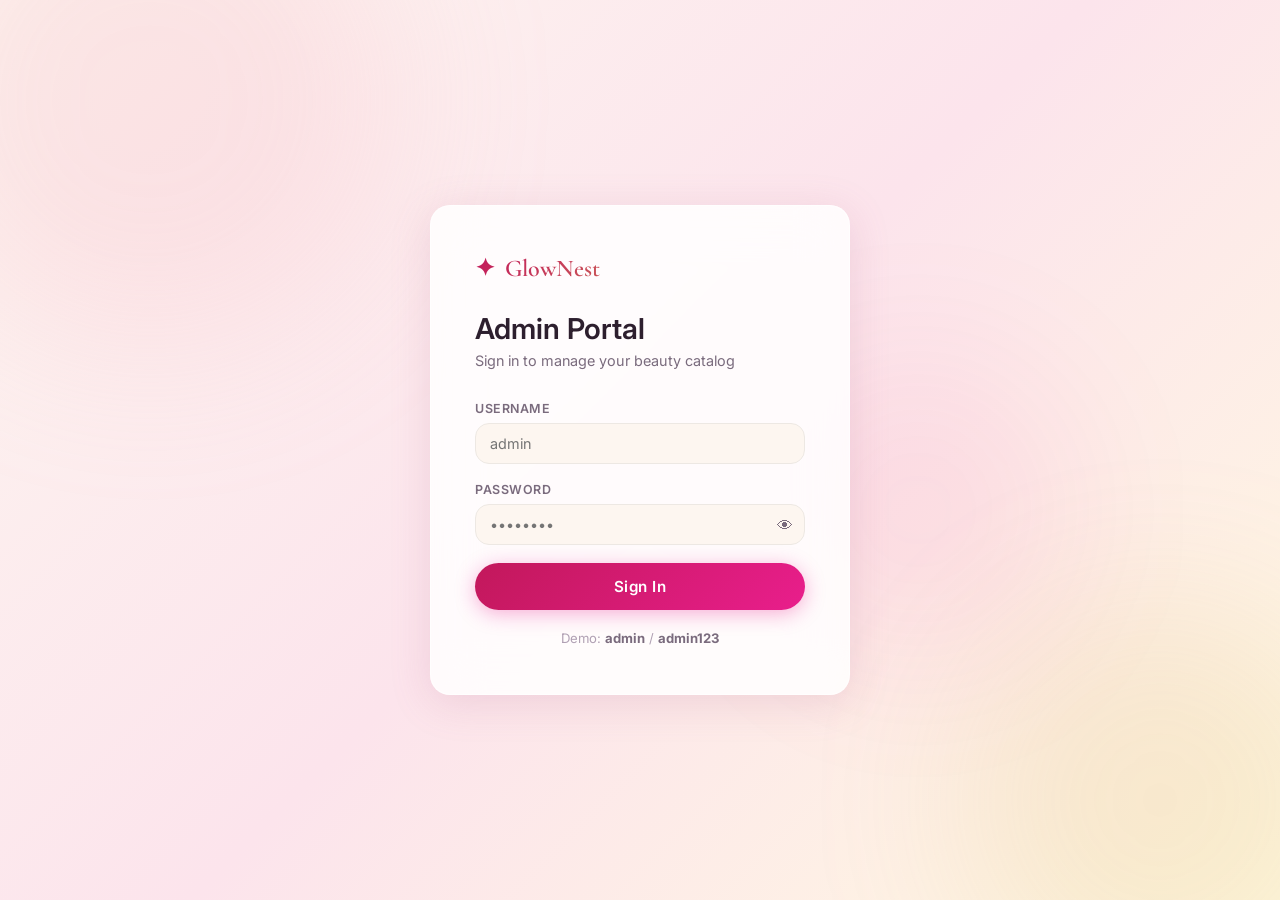
<file: admin.html>
<!DOCTYPE html>
<html lang="en">
<head>
  <meta charset="UTF-8" />
  <meta name="viewport" content="width=device-width, initial-scale=1.0" />
  <title>GlowNest Admin Panel</title>
  <link href="https://fonts.googleapis.com/css2?family=Cormorant+Garamond:ital,wght@0,300;0,400;0,600;1,300&family=Inter:wght@300;400;500;600;700&display=swap" rel="stylesheet" />
  <link rel="stylesheet" href="admin.css" />

</head>
<body>

  <!-- Login Screen -->
  <div id="login-screen" class="login-screen">
    <div class="login-card">
      <div class="login-logo">
        <span class="logo-icon">✦</span>
        <span>GlowNest</span>
      </div>
      <h2>Admin Portal</h2>
      <p class="login-sub">Sign in to manage your beauty catalog</p>
      <form id="login-form">
        <div class="field-group">
          <label>Username</label>
          <input type="text" id="login-user" placeholder="admin" autocomplete="username" />
        </div>
        <div class="field-group">
          <label>Password</label>
          <div class="pw-wrap">
            <input type="password" id="login-pass" placeholder="••••••••" autocomplete="current-password" />
            <button type="button" id="toggle-pw" class="toggle-pw">👁</button>
          </div>
        </div>
        <div id="login-error" class="login-error hidden">Incorrect credentials. Try admin / admin123</div>
        <button type="submit" class="btn-login">Sign In</button>
      </form>
      <p class="login-hint">Demo: <strong>admin</strong> / <strong>admin123</strong></p>
    </div>
    <div class="login-bg">
      <div class="login-orb orb-a"></div>
      <div class="login-orb orb-b"></div>
      <div class="login-orb orb-c"></div>
    </div>
  </div>

  <!-- Admin Dashboard -->
  <div id="admin-app" class="admin-app hidden">

    <!-- Mobile sidebar toggle -->
    <button class="sidebar-toggle-btn" id="sidebar-toggle" style="display:none">☰</button>
    <div id="sidebar-overlay" style="display:none;position:fixed;inset:0;background:rgba(0,0,0,0.4);z-index:399;backdrop-filter:blur(2px)"></div>

    <!-- Sidebar -->
    <aside class="sidebar" id="admin-sidebar">
      <div class="sidebar-logo">
        <span class="logo-icon">✦</span>
        <span>GlowNest</span>
      </div>
      <nav class="sidebar-nav">
        <a href="#" class="nav-item active" data-view="dashboard">
          <span class="nav-icon">◈</span> Dashboard
        </a>
        <a href="#" class="nav-item" data-view="products">
          <span class="nav-icon">◉</span> Products
        </a>
        <a href="#" class="nav-item" data-view="add-product">
          <span class="nav-icon">⊕</span> Add Product
        </a>
        <a href="#" class="nav-item" data-view="orders">
          <span class="nav-icon">◎</span> Orders
        </a>
        <a href="#" class="nav-item" data-view="analytics">
          <span class="nav-icon">◇</span> Analytics
        </a>
      </nav>
      <div class="sidebar-footer">
        <a href="../index.html" target="_blank" class="view-site-btn">↗ View Site</a>
        <button id="logout-btn" class="logout-btn">Sign Out</button>
      </div>
    </aside>

    <!-- Main Content -->
    <main class="admin-main">

      <!-- Top Bar -->
      <header class="admin-topbar">
        <div class="topbar-left">
          <h1 id="view-title">Dashboard</h1>
        </div>
        <div class="topbar-right">
          <div class="admin-badge">
            <span class="admin-avatar">A</span>
            <span>Admin</span>
          </div>
        </div>
      </header>

      <!-- DASHBOARD VIEW -->
      <div id="view-dashboard" class="view active">
        <div class="stats-grid">
          <div class="stat-card pink">
            <div class="stat-icon">◉</div>
            <div class="stat-info">
              <span class="stat-label">Total Products</span>
              <span class="stat-value" id="stat-products">0</span>
            </div>
          </div>
          <div class="stat-card gold">
            <div class="stat-icon">◎</div>
            <div class="stat-info">
              <span class="stat-label">Categories</span>
              <span class="stat-value">3</span>
            </div>
          </div>
          <div class="stat-card rose">
            <div class="stat-icon">◈</div>
            <div class="stat-info">
              <span class="stat-label">Avg. Price</span>
              <span class="stat-value" id="stat-avg-price">$0</span>
            </div>
          </div>
          <div class="stat-card green">
            <div class="stat-icon">◇</div>
            <div class="stat-info">
              <span class="stat-label">Avg. Rating</span>
              <span class="stat-value" id="stat-avg-rating">0</span>
            </div>
          </div>
        </div>

        <div class="dashboard-grid">
          <div class="dash-card">
            <h3>Recent Products</h3>
            <div id="recent-products-list" class="recent-list"></div>
          </div>
          <div class="dash-card">
            <h3>Category Breakdown</h3>
            <div id="category-chart" class="category-chart"></div>
          </div>
        </div>
      </div>

      <!-- PRODUCTS VIEW -->
      <div id="view-products" class="view">
        <div class="view-toolbar">
          <input type="text" id="search-products" class="search-input" placeholder="Search products..." />
          <select id="filter-cat" class="filter-select">
            <option value="all">All Categories</option>
            <option value="Skincare">Skincare</option>
            <option value="Makeup">Makeup</option>
            <option value="Haircare">Haircare</option>
          </select>
          <button class="btn-add" onclick="switchView('add-product')">+ Add Product</button>
        </div>
        <div class="products-table-wrap">
          <table class="products-table">
            <thead>
              <tr>
                <th>Image</th>
                <th>Name</th>
                <th>Category</th>
                <th>Price</th>
                <th>Rating</th>
                <th>Stock</th>
                <th>Status</th>
                <th>Actions</th>
              </tr>
            </thead>
            <tbody id="products-tbody"></tbody>
          </table>
        </div>
      </div>

      <!-- ADD / EDIT PRODUCT VIEW -->
      <div id="view-add-product" class="view">
        <div class="form-layout">

          <!-- Left: Form -->
          <div class="form-panel">
            <div class="form-section-title">
              <span id="form-mode-label">New Product</span>
              <button id="reset-form-btn" class="btn-ghost-sm">✕ Clear</button>
            </div>

            <form id="product-form" novalidate>
              <input type="hidden" id="edit-id" value="" />

              <div class="form-row two-col">
                <div class="field-group">
                  <label>Product Name <span class="req">*</span></label>
                  <input type="text" id="f-name" placeholder="e.g. Rose Glow Serum" required />
                  <span class="field-error" id="err-name"></span>
                </div>
                <div class="field-group">
                  <label>Category <span class="req">*</span></label>
                  <select id="f-category" required>
                    <option value="">Select category</option>
                    <option value="Skincare">Skincare</option>
                    <option value="Makeup">Makeup</option>
                    <option value="Haircare">Haircare</option>
                  </select>
                  <span class="field-error" id="err-category"></span>
                </div>
              </div>

              <div class="form-row two-col">
                <div class="field-group">
                  <label>Price ($) <span class="req">*</span></label>
                  <input type="number" id="f-price" placeholder="0.00" min="0" step="0.01" required />
                  <span class="field-error" id="err-price"></span>
                </div>
                <div class="field-group">
                  <label>Compare Price ($)</label>
                  <input type="number" id="f-compare-price" placeholder="Original price" min="0" step="0.01" />
                </div>
              </div>

              <div class="form-row two-col">
                <div class="field-group">
                  <label>Stock Quantity <span class="req">*</span></label>
                  <input type="number" id="f-stock" placeholder="0" min="0" required />
                  <span class="field-error" id="err-stock"></span>
                </div>
                <div class="field-group">
                  <label>Rating (0–5)</label>
                  <input type="number" id="f-rating" placeholder="4.5" min="0" max="5" step="0.1" />
                </div>
              </div>

              <div class="field-group">
                <label>Emoji Icon</label>
                <div class="emoji-picker">
                  <input type="text" id="f-emoji" placeholder="🌹" maxlength="4" class="emoji-input" />
                  <div class="emoji-presets">
                    <span class="emoji-opt" data-emoji="🌹">🌹</span>
                    <span class="emoji-opt" data-emoji="💄">💄</span>
                    <span class="emoji-opt" data-emoji="✨">✨</span>
                    <span class="emoji-opt" data-emoji="☁️">☁️</span>
                    <span class="emoji-opt" data-emoji="🌸">🌸</span>
                    <span class="emoji-opt" data-emoji="🌿">🌿</span>
                    <span class="emoji-opt" data-emoji="💧">💧</span>
                    <span class="emoji-opt" data-emoji="🪞">🪞</span>
                    <span class="emoji-opt" data-emoji="🧴">🧴</span>
                    <span class="emoji-opt" data-emoji="🫧">🫧</span>
                    <span class="emoji-opt" data-emoji="🌺">🌺</span>
                    <span class="emoji-opt" data-emoji="💎">💎</span>
                  </div>
                </div>
              </div>

              <div class="field-group">
                <label>Description <span class="req">*</span></label>
                <textarea id="f-desc" rows="4" placeholder="Describe the product, key ingredients, benefits..." required></textarea>
                <span class="field-error" id="err-desc"></span>
                <span class="char-count"><span id="desc-count">0</span>/500</span>
              </div>

              <div class="field-group">
                <label>Tags <span class="hint">(comma separated)</span></label>
                <input type="text" id="f-tags" placeholder="Brightening, Anti-aging, Hydrating" />
                <div id="tags-preview" class="tags-preview"></div>
              </div>

              <div class="field-group">
                <label>Key Ingredients</label>
                <input type="text" id="f-ingredients" placeholder="Rose Extract, Vitamin C, Hyaluronic Acid" />
              </div>

              <div class="form-row two-col">
                <div class="field-group">
                  <label>Skin Type</label>
                  <select id="f-skin-type">
                    <option value="">All Skin Types</option>
                    <option value="Dry">Dry</option>
                    <option value="Oily">Oily</option>
                    <option value="Combination">Combination</option>
                    <option value="Sensitive">Sensitive</option>
                    <option value="Normal">Normal</option>
                  </select>
                </div>
                <div class="field-group">
                  <label>Size / Volume</label>
                  <input type="text" id="f-size" placeholder="e.g. 30ml, 50g" />
                </div>
              </div>

              <div class="field-group">
                <label>Status</label>
                <div class="toggle-row">
                  <label class="toggle-switch">
                    <input type="checkbox" id="f-active" checked />
                    <span class="toggle-slider"></span>
                  </label>
                  <span id="status-label">Active (visible on site)</span>
                </div>
              </div>

              <div class="field-group">
                <label>Badges</label>
                <div class="checkbox-row">
                  <label class="check-label"><input type="checkbox" id="f-badge-new" /> New Arrival</label>
                  <label class="check-label"><input type="checkbox" id="f-badge-best" /> Bestseller</label>
                  <label class="check-label"><input type="checkbox" id="f-badge-sale" /> On Sale</label>
                  <label class="check-label"><input type="checkbox" id="f-badge-vegan" /> Vegan</label>
                </div>
              </div>

              <div class="form-actions">
                <button type="button" class="btn-ghost-sm" onclick="switchView('products')">Cancel</button>
                <button type="submit" class="btn-save" id="save-btn">
                  <span id="save-btn-text">Save Product</span>
                </button>
              </div>
            </form>
          </div>

          <!-- Right: Image Upload + Preview -->
          <div class="preview-panel">
            <div class="form-section-title">Product Image</div>

            <div class="image-upload-zone" id="upload-zone">
              <input type="file" id="f-image" accept="image/*" class="file-input" />
              <div class="upload-placeholder" id="upload-placeholder">
                <div class="upload-icon">📷</div>
                <p>Drag & drop or <span class="upload-link">browse</span></p>
                <p class="upload-hint">PNG, JPG, WEBP up to 5MB</p>
              </div>
              <img id="image-preview" class="image-preview hidden" alt="Product preview" />
              <button id="remove-image-btn" class="remove-image hidden">✕ Remove</button>
            </div>

            <div class="image-url-row">
              <span>or paste URL</span>
              <input type="text" id="f-image-url" placeholder="https://..." class="url-input" />
            </div>

            <!-- Live Card Preview -->
            <div class="form-section-title" style="margin-top:28px;">Live Preview</div>
            <div class="card-preview-wrap">
              <div class="preview-card" id="preview-card">
                <div class="preview-card-img" id="preview-img-area">
                  <span id="preview-emoji">🌹</span>
                  <img id="preview-img" class="hidden" alt="" />
                </div>
                <div class="preview-card-body">
                  <div class="preview-category" id="preview-cat">Category</div>
                  <div class="preview-name" id="preview-name">Product Name</div>
                  <div class="preview-price" id="preview-price">$0.00</div>
                  <div class="preview-badges" id="preview-badges"></div>
                </div>
              </div>
            </div>

            <!-- Color Picker -->
            <div class="form-section-title" style="margin-top:24px;">Card Background Color</div>
            <div class="color-swatches">
              <div class="swatch active" data-color="#fce4ec" style="background:#fce4ec;" title="Rose"></div>
              <div class="swatch" data-color="#fff8e1" style="background:#fff8e1;" title="Gold"></div>
              <div class="swatch" data-color="#e8f5e9" style="background:#e8f5e9;" title="Mint"></div>
              <div class="swatch" data-color="#e3f2fd" style="background:#e3f2fd;" title="Sky"></div>
              <div class="swatch" data-color="#fff3e0" style="background:#fff3e0;" title="Peach"></div>
              <div class="swatch" data-color="#f3e5f5" style="background:#f3e5f5;" title="Lavender"></div>
              <input type="color" id="custom-color" class="custom-color" value="#fce4ec" title="Custom color" />
            </div>
          </div>
        </div>
      </div>

      <!-- ORDERS VIEW -->
      <div id="view-orders" class="view">
        <div class="empty-state">
          <div class="empty-icon">◎</div>
          <h3>No Orders Yet</h3>
          <p>Orders placed on the storefront will appear here.</p>
        </div>
      </div>

      <!-- ANALYTICS VIEW -->
      <div id="view-analytics" class="view">
        <div class="analytics-grid">
          <div class="analytics-card">
            <h3>Products by Category</h3>
            <div id="analytics-cat-bars" class="bar-chart"></div>
          </div>
          <div class="analytics-card">
            <h3>Price Distribution</h3>
            <div id="analytics-price-bars" class="bar-chart"></div>
          </div>
          <div class="analytics-card wide">
            <h3>Top Rated Products</h3>
            <div id="analytics-top-rated" class="top-rated-list"></div>
          </div>
        </div>
      </div>

    </main>
  </div>

  <!-- Delete Confirm Modal -->
  <div id="delete-modal" class="modal-overlay hidden">
    <div class="modal-box">
      <div class="modal-icon">⚠</div>
      <h3>Delete Product?</h3>
      <p>This will permanently remove the product from your catalog. This action cannot be undone.</p>
      <div class="modal-actions">
        <button id="cancel-delete" class="btn-ghost-sm">Cancel</button>
        <button id="confirm-delete" class="btn-danger">Delete</button>
      </div>
    </div>
  </div>

  <!-- Toast -->
  <div id="admin-toast" class="admin-toast"></div>

  <script src="admin.js"></script>
</body>
</html>
</file>
<file: admin.css>
/* ===== GLOWNEST ADMIN PANEL ===== */
*, *::before, *::after { box-sizing: border-box; margin: 0; padding: 0; }
:root {
  --pink: #f48fb1;
  --pink-deep: #c2185b;
  --pink-light: #fce4ec;
  --gold: #d4a853;
  --gold-light: #fff8e1;
  --green: #66bb6a;
  --green-light: #e8f5e9;
  --bg: #f8f4f0;
  --surface: #ffffff;
  --surface2: #fdf6f0;
  --border: #ede8e3;
  --text: #2d1f2e;
  --text-2: #7a6b7d;
  --text-3: #b0a0b3;
  --sidebar-w: 240px;
  --radius: 14px;
  --radius-lg: 20px;
  --shadow: 0 2px 16px rgba(180,100,140,0.1);
  --shadow-lg: 0 8px 40px rgba(180,100,140,0.18);
  --transition: 0.25s cubic-bezier(0.4,0,0.2,1);
}
html, body { height: 100%; font-family: 'Inter', sans-serif; background: var(--bg); color: var(--text); }
a { text-decoration: none; color: inherit; }
button { cursor: pointer; border: none; background: none; font-family: inherit; }
input, select, textarea { font-family: inherit; }

/* ===== LOGIN ===== */
.login-screen {
  position: fixed; inset: 0; display: flex;
  align-items: center; justify-content: center;
  background: linear-gradient(135deg, #fdf6f0 0%, #fce4ec 50%, #fff8e1 100%);
  z-index: 1000;
}
.login-bg { position: absolute; inset: 0; overflow: hidden; pointer-events: none; }
.login-orb {
  position: absolute; border-radius: 50%;
  filter: blur(80px); opacity: 0.5;
  animation: orbFloat 8s ease-in-out infinite;
}
.orb-a { width: 500px; height: 500px; background: rgba(244,167,185,0.4); top: -150px; left: -100px; }
.orb-b { width: 400px; height: 400px; background: rgba(212,168,83,0.3); bottom: -100px; right: -80px; animation-delay: -3s; }
.orb-c { width: 300px; height: 300px; background: rgba(233,30,140,0.15); top: 40%; left: 60%; animation-delay: -5s; }
@keyframes orbFloat {
  0%,100% { transform: translateY(0) scale(1); }
  50% { transform: translateY(-30px) scale(1.05); }
}
.login-card {
  position: relative; z-index: 1;
  background: rgba(255,255,255,0.85);
  backdrop-filter: blur(24px);
  border: 1px solid rgba(255,255,255,0.6);
  border-radius: var(--radius-lg);
  padding: 48px 44px;
  width: 420px;
  box-shadow: var(--shadow-lg);
}
.login-logo {
  display: flex; align-items: center; gap: 10px;
  font-family: 'Cormorant Garamond', serif;
  font-size: 1.5rem; font-weight: 600;
  margin-bottom: 28px;
  background: linear-gradient(135deg, #c2185b, #d4a853);
  -webkit-background-clip: text; -webkit-text-fill-color: transparent;
  background-clip: text;
}
.logo-icon { font-style: normal; }
.login-card h2 { font-size: 1.8rem; font-weight: 600; margin-bottom: 6px; }
.login-sub { color: var(--text-2); font-size: 0.9rem; margin-bottom: 32px; }
.field-group { margin-bottom: 20px; }
.field-group label {
  display: block; font-size: 0.8rem; font-weight: 600;
  letter-spacing: 0.5px; color: var(--text-2); margin-bottom: 8px;
  text-transform: uppercase;
}
.field-group input, .field-group select, .field-group textarea {
  width: 100%; padding: 12px 16px;
  background: rgba(255,255,255,0.8);
  border: 1.5px solid var(--border);
  border-radius: var(--radius); font-size: 0.95rem;
  color: var(--text); outline: none;
  transition: border-color var(--transition), box-shadow var(--transition);
}
.field-group input:focus, .field-group select:focus, .field-group textarea:focus {
  border-color: var(--pink);
  box-shadow: 0 0 0 3px rgba(244,167,185,0.2);
}
.pw-wrap { position: relative; }
.pw-wrap input { padding-right: 44px; }
.toggle-pw {
  position: absolute; right: 12px; top: 50%;
  transform: translateY(-50%); font-size: 1rem;
  color: var(--text-2); transition: color 0.2s;
}
.toggle-pw:hover { color: var(--pink-deep); }
.login-error {
  background: rgba(229,57,53,0.08); border: 1px solid rgba(229,57,53,0.3);
  color: #c62828; border-radius: 10px; padding: 10px 14px;
  font-size: 0.85rem; margin-bottom: 16px;
}
.btn-login {
  width: 100%; padding: 14px;
  background: linear-gradient(135deg, #c2185b, #e91e8c);
  color: white; border-radius: 50px; font-size: 0.95rem;
  font-weight: 600; letter-spacing: 0.5px;
  box-shadow: 0 4px 20px rgba(233,30,140,0.35);
  transition: all 0.3s;
}
.btn-login:hover { transform: translateY(-2px); box-shadow: 0 8px 28px rgba(233,30,140,0.45); }
.login-hint { text-align: center; margin-top: 20px; font-size: 0.82rem; color: var(--text-3); }
.login-hint strong { color: var(--text-2); }
.hidden { display: none !important; }

/* ===== ADMIN LAYOUT ===== */
.admin-app {
  display: flex; height: 100vh; overflow: hidden;
}
.sidebar {
  width: var(--sidebar-w); flex-shrink: 0;
  background: var(--surface);
  border-right: 1px solid var(--border);
  display: flex; flex-direction: column;
  padding: 0;
  box-shadow: 2px 0 12px rgba(180,100,140,0.06);
}
.sidebar-logo {
  display: flex; align-items: center; gap: 10px;
  font-family: 'Cormorant Garamond', serif;
  font-size: 1.4rem; font-weight: 600;
  padding: 28px 24px 24px;
  border-bottom: 1px solid var(--border);
  background: linear-gradient(135deg, #c2185b, #d4a853);
  -webkit-background-clip: text; -webkit-text-fill-color: transparent;
  background-clip: text;
}
.sidebar-nav {
  flex: 1; padding: 16px 12px; display: flex; flex-direction: column; gap: 4px;
}
.nav-item {
  display: flex; align-items: center; gap: 12px;
  padding: 11px 14px; border-radius: var(--radius);
  font-size: 0.88rem; font-weight: 500; color: var(--text-2);
  transition: all var(--transition);
}
.nav-item:hover { background: var(--pink-light); color: var(--pink-deep); }
.nav-item.active {
  background: linear-gradient(135deg, rgba(194,24,91,0.1), rgba(212,168,83,0.08));
  color: var(--pink-deep); font-weight: 600;
  border: 1px solid rgba(194,24,91,0.15);
}
.nav-icon { font-size: 1rem; width: 20px; text-align: center; }
.sidebar-footer {
  padding: 16px 12px; border-top: 1px solid var(--border);
  display: flex; flex-direction: column; gap: 8px;
}
.view-site-btn {
  display: block; text-align: center; padding: 9px;
  border: 1px solid var(--border); border-radius: var(--radius);
  font-size: 0.82rem; color: var(--text-2);
  transition: all 0.2s;
}
.view-site-btn:hover { border-color: var(--pink); color: var(--pink-deep); }
.logout-btn {
  padding: 9px; border-radius: var(--radius);
  font-size: 0.82rem; color: var(--text-3);
  transition: all 0.2s; text-align: center;
}
.logout-btn:hover { background: rgba(229,57,53,0.08); color: #c62828; }

/* ===== MAIN AREA ===== */
.admin-main {
  flex: 1; overflow-y: auto; display: flex; flex-direction: column;
  background: var(--bg);
}
.admin-topbar {
  display: flex; align-items: center; justify-content: space-between;
  padding: 20px 32px; background: var(--surface);
  border-bottom: 1px solid var(--border);
  position: sticky; top: 0; z-index: 100;
}
.admin-topbar h1 { font-size: 1.4rem; font-weight: 600; }
.admin-badge {
  display: flex; align-items: center; gap: 10px;
  font-size: 0.85rem; font-weight: 500; color: var(--text-2);
}
.admin-avatar {
  width: 34px; height: 34px; border-radius: 50%;
  background: linear-gradient(135deg, #c2185b, #e91e8c);
  color: white; display: flex; align-items: center; justify-content: center;
  font-weight: 700; font-size: 0.85rem;
}

/* ===== VIEWS ===== */
.view { display: none; padding: 28px 32px; flex: 1; }
.view.active { display: block; animation: fadeIn 0.3s ease; }
@keyframes fadeIn { from { opacity: 0; transform: translateY(8px); } to { opacity: 1; transform: translateY(0); } }

/* ===== DASHBOARD ===== */
.stats-grid {
  display: grid; grid-template-columns: repeat(4, 1fr); gap: 20px; margin-bottom: 28px;
}
.stat-card {
  background: var(--surface); border-radius: var(--radius-lg);
  padding: 24px; display: flex; align-items: center; gap: 18px;
  border: 1px solid var(--border);
  box-shadow: var(--shadow); transition: transform 0.2s;
}
.stat-card:hover { transform: translateY(-3px); }
.stat-card.pink  { border-left: 4px solid var(--pink-deep); }
.stat-card.gold  { border-left: 4px solid var(--gold); }
.stat-card.rose  { border-left: 4px solid #e91e8c; }
.stat-card.green { border-left: 4px solid var(--green); }
.stat-icon { font-size: 1.8rem; opacity: 0.7; }
.stat-info { display: flex; flex-direction: column; gap: 4px; }
.stat-label { font-size: 0.75rem; font-weight: 600; text-transform: uppercase; letter-spacing: 0.5px; color: var(--text-2); }
.stat-value { font-size: 1.8rem; font-weight: 700; color: var(--text); line-height: 1; }
.dashboard-grid {
  display: grid; grid-template-columns: 1fr 1fr; gap: 20px;
}
.dash-card {
  background: var(--surface); border-radius: var(--radius-lg);
  padding: 24px; border: 1px solid var(--border); box-shadow: var(--shadow);
}
.dash-card h3 { font-size: 1rem; font-weight: 600; margin-bottom: 18px; color: var(--text); }
.recent-list { display: flex; flex-direction: column; gap: 12px; }
.recent-item {
  display: flex; align-items: center; gap: 14px;
  padding: 10px; border-radius: var(--radius);
  background: var(--surface2); transition: background 0.2s;
}
.recent-item:hover { background: var(--pink-light); }
.recent-emoji { font-size: 1.8rem; }
.recent-info { flex: 1; }
.recent-name { font-weight: 600; font-size: 0.9rem; }
.recent-cat { font-size: 0.78rem; color: var(--text-2); }
.recent-price { font-weight: 700; color: var(--pink-deep); font-size: 0.95rem; }
.category-chart { display: flex; flex-direction: column; gap: 14px; }
.cat-bar-row { display: flex; flex-direction: column; gap: 6px; }
.cat-bar-label { display: flex; justify-content: space-between; font-size: 0.82rem; font-weight: 500; }
.cat-bar-track {
  height: 8px; background: var(--border); border-radius: 4px; overflow: hidden;
}
.cat-bar-fill {
  height: 100%; border-radius: 4px;
  background: linear-gradient(90deg, #c2185b, #e91e8c);
  transition: width 0.8s cubic-bezier(0.4,0,0.2,1);
}
.cat-bar-fill.gold { background: linear-gradient(90deg, #d4a853, #f9a825); }
.cat-bar-fill.green { background: linear-gradient(90deg, #43a047, #66bb6a); }

/* ===== PRODUCTS TABLE ===== */
.view-toolbar {
  display: flex; gap: 12px; margin-bottom: 20px; align-items: center;
}
.search-input {
  flex: 1; padding: 10px 16px;
  background: var(--surface); border: 1.5px solid var(--border);
  border-radius: var(--radius); font-size: 0.9rem; outline: none;
  transition: border-color 0.2s;
}
.search-input:focus { border-color: var(--pink); }
.filter-select {
  padding: 10px 14px; background: var(--surface);
  border: 1.5px solid var(--border); border-radius: var(--radius);
  font-size: 0.88rem; outline: none; color: var(--text);
}
.btn-add {
  padding: 10px 22px; border-radius: var(--radius);
  background: linear-gradient(135deg, #c2185b, #e91e8c);
  color: white; font-size: 0.88rem; font-weight: 600;
  box-shadow: 0 4px 14px rgba(233,30,140,0.3);
  transition: all 0.2s; white-space: nowrap;
}
.btn-add:hover { transform: translateY(-1px); box-shadow: 0 6px 20px rgba(233,30,140,0.4); }
.products-table-wrap {
  background: var(--surface); border-radius: var(--radius-lg);
  border: 1px solid var(--border); overflow: hidden; box-shadow: var(--shadow);
}
.products-table { width: 100%; border-collapse: collapse; }
.products-table thead { background: var(--surface2); }
.products-table th {
  padding: 14px 16px; text-align: left;
  font-size: 0.75rem; font-weight: 700; text-transform: uppercase;
  letter-spacing: 0.5px; color: var(--text-2);
  border-bottom: 1px solid var(--border);
}
.products-table td {
  padding: 14px 16px; font-size: 0.88rem;
  border-bottom: 1px solid var(--border); vertical-align: middle;
}
.products-table tbody tr:last-child td { border-bottom: none; }
.products-table tbody tr { transition: background 0.15s; }
.products-table tbody tr:hover { background: var(--surface2); }
.table-emoji { font-size: 1.8rem; }
.table-img { width: 48px; height: 48px; border-radius: 10px; object-fit: cover; }
.table-img-placeholder {
  width: 48px; height: 48px; border-radius: 10px;
  display: flex; align-items: center; justify-content: center;
  font-size: 1.6rem;
}
.badge-pill {
  display: inline-block; padding: 3px 10px; border-radius: 20px;
  font-size: 0.72rem; font-weight: 600; letter-spacing: 0.3px;
}
.badge-active { background: rgba(102,187,106,0.15); color: #2e7d32; }
.badge-inactive { background: rgba(158,158,158,0.15); color: #616161; }
.badge-new { background: rgba(33,150,243,0.12); color: #1565c0; }
.badge-best { background: rgba(212,168,83,0.2); color: #8d6e00; }
.badge-sale { background: rgba(233,30,140,0.12); color: #880e4f; }
.badge-vegan { background: rgba(102,187,106,0.15); color: #2e7d32; }
.action-btns { display: flex; gap: 8px; }
.btn-edit, .btn-delete {
  padding: 6px 14px; border-radius: 8px;
  font-size: 0.78rem; font-weight: 600; transition: all 0.2s;
}
.btn-edit { background: rgba(194,24,91,0.1); color: var(--pink-deep); }
.btn-edit:hover { background: rgba(194,24,91,0.2); }
.btn-delete { background: rgba(229,57,53,0.1); color: #c62828; }
.btn-delete:hover { background: rgba(229,57,53,0.2); }
.empty-table { text-align: center; padding: 60px; color: var(--text-2); }

/* ===== ADD/EDIT PRODUCT FORM ===== */
.form-layout {
  display: grid; grid-template-columns: 1fr 380px; gap: 24px; align-items: start;
}
.form-panel, .preview-panel {
  background: var(--surface); border-radius: var(--radius-lg);
  border: 1px solid var(--border); padding: 28px; box-shadow: var(--shadow);
}
.form-section-title {
  font-size: 0.8rem; font-weight: 700; text-transform: uppercase;
  letter-spacing: 1px; color: var(--text-2);
  margin-bottom: 20px; display: flex; justify-content: space-between; align-items: center;
}
.form-row { display: flex; gap: 16px; }
.form-row.two-col > .field-group { flex: 1; }
.field-group { margin-bottom: 18px; }
.field-group label {
  display: block; font-size: 0.78rem; font-weight: 600;
  text-transform: uppercase; letter-spacing: 0.5px;
  color: var(--text-2); margin-bottom: 7px;
}
.req { color: var(--pink-deep); }
.hint { font-weight: 400; text-transform: none; letter-spacing: 0; color: var(--text-3); }
.field-group input, .field-group select, .field-group textarea {
  width: 100%; padding: 11px 14px;
  background: var(--surface2); border: 1.5px solid var(--border);
  border-radius: var(--radius); font-size: 0.9rem; color: var(--text);
  outline: none; transition: border-color 0.2s, box-shadow 0.2s;
  resize: vertical;
}
.field-group input:focus, .field-group select:focus, .field-group textarea:focus {
  border-color: var(--pink); box-shadow: 0 0 0 3px rgba(244,167,185,0.2);
  background: white;
}
.field-error { display: block; font-size: 0.75rem; color: #c62828; margin-top: 4px; min-height: 16px; }
.char-count { display: block; text-align: right; font-size: 0.72rem; color: var(--text-3); margin-top: 4px; }

/* Emoji picker */
.emoji-picker { display: flex; flex-direction: column; gap: 10px; }
.emoji-input { width: 80px !important; font-size: 1.4rem !important; text-align: center; }
.emoji-presets { display: flex; flex-wrap: wrap; gap: 8px; }
.emoji-opt {
  width: 38px; height: 38px; border-radius: 10px;
  background: var(--surface2); border: 1.5px solid var(--border);
  display: flex; align-items: center; justify-content: center;
  font-size: 1.2rem; cursor: pointer; transition: all 0.2s;
}
.emoji-opt:hover, .emoji-opt.selected { border-color: var(--pink); background: var(--pink-light); }

/* Tags */
.tags-preview { display: flex; flex-wrap: wrap; gap: 6px; margin-top: 8px; }
.tag-chip {
  padding: 4px 12px; border-radius: 20px;
  background: var(--pink-light); color: var(--pink-deep);
  font-size: 0.75rem; font-weight: 600;
}

/* Toggle */
.toggle-row { display: flex; align-items: center; gap: 12px; }
.toggle-switch { position: relative; display: inline-block; width: 44px; height: 24px; }
.toggle-switch input { opacity: 0; width: 0; height: 0; }
.toggle-slider {
  position: absolute; inset: 0; background: var(--border);
  border-radius: 24px; cursor: pointer; transition: background 0.3s;
}
.toggle-slider::before {
  content: ''; position: absolute;
  width: 18px; height: 18px; border-radius: 50%;
  background: white; left: 3px; top: 3px;
  transition: transform 0.3s; box-shadow: 0 1px 4px rgba(0,0,0,0.2);
}
.toggle-switch input:checked + .toggle-slider { background: var(--pink-deep); }
.toggle-switch input:checked + .toggle-slider::before { transform: translateX(20px); }
#status-label { font-size: 0.88rem; color: var(--text-2); }

/* Checkboxes */
.checkbox-row { display: flex; flex-wrap: wrap; gap: 16px; }
.check-label {
  display: flex; align-items: center; gap: 7px;
  font-size: 0.85rem; cursor: pointer; color: var(--text-2);
}
.check-label input[type="checkbox"] { accent-color: var(--pink-deep); width: 15px; height: 15px; }

/* Form actions */
.form-actions { display: flex; justify-content: flex-end; gap: 12px; margin-top: 8px; padding-top: 20px; border-top: 1px solid var(--border); }
.btn-ghost-sm {
  padding: 10px 20px; border-radius: var(--radius);
  border: 1.5px solid var(--border); font-size: 0.88rem;
  color: var(--text-2); transition: all 0.2s;
}
.btn-ghost-sm:hover { border-color: var(--pink); color: var(--pink-deep); }
.btn-save {
  padding: 11px 32px; border-radius: var(--radius);
  background: linear-gradient(135deg, #c2185b, #e91e8c);
  color: white; font-size: 0.9rem; font-weight: 600;
  box-shadow: 0 4px 16px rgba(233,30,140,0.3);
  transition: all 0.2s;
}
.btn-save:hover { transform: translateY(-1px); box-shadow: 0 6px 22px rgba(233,30,140,0.4); }
.btn-save:disabled { opacity: 0.6; cursor: not-allowed; transform: none; }

/* ===== IMAGE UPLOAD ===== */
.image-upload-zone {
  position: relative; border: 2px dashed var(--border);
  border-radius: var(--radius-lg); min-height: 200px;
  display: flex; align-items: center; justify-content: center;
  overflow: hidden; cursor: pointer; transition: border-color 0.2s;
  background: var(--surface2);
}
.image-upload-zone:hover, .image-upload-zone.drag-over { border-color: var(--pink); background: var(--pink-light); }
.file-input { position: absolute; inset: 0; opacity: 0; cursor: pointer; z-index: 2; }
.upload-placeholder { text-align: center; pointer-events: none; }
.upload-icon { font-size: 2.5rem; margin-bottom: 10px; }
.upload-placeholder p { font-size: 0.88rem; color: var(--text-2); margin-bottom: 4px; }
.upload-link { color: var(--pink-deep); font-weight: 600; }
.upload-hint { font-size: 0.75rem !important; color: var(--text-3) !important; }
.image-preview { width: 100%; height: 200px; object-fit: cover; border-radius: var(--radius); }
.remove-image {
  position: absolute; top: 10px; right: 10px; z-index: 3;
  background: rgba(0,0,0,0.6); color: white;
  padding: 4px 10px; border-radius: 8px; font-size: 0.75rem;
  transition: background 0.2s;
}
.remove-image:hover { background: rgba(229,57,53,0.8); }
.image-url-row {
  display: flex; align-items: center; gap: 10px; margin-top: 12px;
  font-size: 0.78rem; color: var(--text-3);
}
.url-input {
  flex: 1; padding: 8px 12px;
  background: var(--surface2); border: 1.5px solid var(--border);
  border-radius: 10px; font-size: 0.82rem; outline: none;
  transition: border-color 0.2s;
}
.url-input:focus { border-color: var(--pink); }

/* ===== LIVE PREVIEW CARD ===== */
.card-preview-wrap { display: flex; justify-content: center; }
.preview-card {
  width: 220px; border-radius: 18px; overflow: hidden;
  background: white; border: 1px solid var(--border);
  box-shadow: 0 8px 30px rgba(180,100,140,0.15);
  transition: transform 0.3s;
}
.preview-card:hover { transform: translateY(-6px); }
.preview-card-img {
  height: 140px; display: flex; align-items: center; justify-content: center;
  font-size: 3.5rem; position: relative; overflow: hidden;
  background: linear-gradient(135deg, #fce4ec, #fff8e1);
}
.preview-card-img img { position: absolute; inset: 0; width: 100%; height: 100%; object-fit: cover; }
.preview-card-body { padding: 14px; }
.preview-category { font-size: 0.65rem; font-weight: 700; letter-spacing: 2px; text-transform: uppercase; color: #c2185b; margin-bottom: 4px; }
.preview-name { font-family: 'Cormorant Garamond', serif; font-size: 1.1rem; font-weight: 400; margin-bottom: 6px; color: var(--text); }
.preview-price { font-size: 1rem; font-weight: 700; color: var(--text); }
.preview-badges { display: flex; flex-wrap: wrap; gap: 4px; margin-top: 8px; }

/* Color swatches */
.color-swatches { display: flex; gap: 10px; flex-wrap: wrap; align-items: center; }
.swatch {
  width: 30px; height: 30px; border-radius: 50%; cursor: pointer;
  border: 2px solid transparent; transition: all 0.2s;
}
.swatch:hover, .swatch.active { border-color: var(--pink-deep); transform: scale(1.15); }
.custom-color {
  width: 30px; height: 30px; border-radius: 50%; cursor: pointer;
  border: 2px solid var(--border); padding: 0; overflow: hidden;
}

/* ===== ANALYTICS ===== */
.analytics-grid { display: grid; grid-template-columns: 1fr 1fr; gap: 20px; }
.analytics-card {
  background: var(--surface); border-radius: var(--radius-lg);
  border: 1px solid var(--border); padding: 24px; box-shadow: var(--shadow);
}
.analytics-card.wide { grid-column: 1 / -1; }
.analytics-card h3 { font-size: 1rem; font-weight: 600; margin-bottom: 20px; }
.bar-chart { display: flex; flex-direction: column; gap: 14px; }
.top-rated-list { display: flex; flex-direction: column; gap: 10px; }
.top-rated-item {
  display: flex; align-items: center; gap: 14px;
  padding: 12px; border-radius: var(--radius);
  background: var(--surface2);
}
.top-rated-rank {
  width: 28px; height: 28px; border-radius: 50%;
  background: linear-gradient(135deg, #c2185b, #e91e8c);
  color: white; font-size: 0.75rem; font-weight: 700;
  display: flex; align-items: center; justify-content: center;
}
.top-rated-info { flex: 1; }
.top-rated-name { font-weight: 600; font-size: 0.88rem; }
.top-rated-cat { font-size: 0.75rem; color: var(--text-2); }
.top-rated-stars { color: #d4a853; font-size: 0.85rem; }

/* ===== MODAL ===== */
.modal-overlay {
  position: fixed; inset: 0; background: rgba(0,0,0,0.4);
  backdrop-filter: blur(4px); z-index: 2000;
  display: flex; align-items: center; justify-content: center;
}
.modal-box {
  background: white; border-radius: var(--radius-lg);
  padding: 40px; max-width: 400px; width: 90%;
  text-align: center; box-shadow: var(--shadow-lg);
  animation: fadeIn 0.2s ease;
}
.modal-icon { font-size: 2.5rem; margin-bottom: 16px; }
.modal-box h3 { font-size: 1.3rem; font-weight: 600; margin-bottom: 10px; }
.modal-box p { color: var(--text-2); font-size: 0.9rem; line-height: 1.6; margin-bottom: 28px; }
.modal-actions { display: flex; gap: 12px; justify-content: center; }
.btn-danger {
  padding: 10px 28px; border-radius: var(--radius);
  background: #e53935; color: white; font-weight: 600; font-size: 0.9rem;
  transition: all 0.2s;
}
.btn-danger:hover { background: #c62828; }

/* ===== EMPTY STATE ===== */
.empty-state { text-align: center; padding: 80px 20px; }
.empty-icon { font-size: 3rem; margin-bottom: 16px; opacity: 0.4; }
.empty-state h3 { font-size: 1.2rem; font-weight: 600; margin-bottom: 8px; }
.empty-state p { color: var(--text-2); font-size: 0.9rem; }

/* ===== TOAST ===== */
.admin-toast {
  position: fixed; bottom: 28px; right: 28px;
  background: var(--text); color: white;
  padding: 13px 24px; border-radius: 50px;
  font-size: 0.88rem; z-index: 3000;
  transform: translateY(80px); opacity: 0;
  transition: all 0.35s cubic-bezier(0.4,0,0.2,1);
  pointer-events: none;
}
.admin-toast.show { transform: translateY(0); opacity: 1; }
.admin-toast.success { background: #2e7d32; }
.admin-toast.error { background: #c62828; }

/* ===== RESPONSIVE ===== */
@media (max-width: 1100px) {
  .form-layout { grid-template-columns: 1fr; }
  .stats-grid { grid-template-columns: repeat(2, 1fr); }
  .dashboard-grid { grid-template-columns: 1fr; }
  .analytics-grid { grid-template-columns: 1fr; }
}

@media (max-width: 900px) {
  .admin-app { flex-direction: column; }
  .sidebar {
    width: 100%; flex-direction: row; flex-shrink: 0;
    height: auto; border-right: none;
    border-bottom: 1px solid var(--border);
    padding: 0;
  }
  .sidebar-logo { padding: 16px 20px; border-bottom: none; border-right: 1px solid var(--border); white-space: nowrap; }
  .sidebar-nav { flex-direction: row; padding: 8px 12px; overflow-x: auto; gap: 4px; flex: 1; }
  .nav-item { white-space: nowrap; padding: 8px 12px; font-size: 0.8rem; }
  .nav-icon { display: none; }
  .sidebar-footer { flex-direction: row; padding: 8px 12px; border-top: none; border-left: 1px solid var(--border); gap: 6px; }
  .view-site-btn, .logout-btn { padding: 7px 12px; font-size: 0.78rem; white-space: nowrap; }
  .admin-main { overflow-y: auto; flex: 1; }
  .admin-topbar { padding: 14px 20px; }
  .view { padding: 20px; }
  .stats-grid { grid-template-columns: repeat(2, 1fr); gap: 14px; }
  .products-table th:nth-child(6),
  .products-table td:nth-child(6) { display: none; }
}

@media (max-width: 700px) {
  .sidebar { display: none; }
  .admin-main { height: 100vh; }
  .view { padding: 16px; }
  .stats-grid { grid-template-columns: 1fr 1fr; gap: 12px; }
  .stat-card { padding: 16px; gap: 12px; }
  .stat-value { font-size: 1.4rem; }
  .view-toolbar { flex-wrap: wrap; gap: 8px; }
  .search-input { min-width: 0; }
  .products-table th:nth-child(5),
  .products-table td:nth-child(5),
  .products-table th:nth-child(6),
  .products-table td:nth-child(6) { display: none; }
  .form-row.two-col { flex-direction: column; gap: 0; }
  .dashboard-grid { grid-template-columns: 1fr; }
  .analytics-grid { grid-template-columns: 1fr; }
  .login-card { padding: 32px 24px; width: calc(100vw - 32px); }
  .admin-topbar h1 { font-size: 1.1rem; }

  /* Mobile sidebar toggle */
  .sidebar-toggle-btn {
    display: flex; position: fixed; bottom: 20px; right: 20px;
    width: 48px; height: 48px; border-radius: 50%;
    background: linear-gradient(135deg, #c2185b, #e91e8c);
    color: white; font-size: 1.2rem; z-index: 500;
    align-items: center; justify-content: center;
    box-shadow: 0 4px 16px rgba(233,30,140,0.4);
  }
  .sidebar.mobile-open {
    display: flex; position: fixed; inset: 0;
    flex-direction: column; width: 260px;
    z-index: 400; height: 100vh;
    border-right: 1px solid var(--border);
    border-bottom: none;
  }
  .sidebar.mobile-open .sidebar-logo { border-right: none; border-bottom: 1px solid var(--border); }
  .sidebar.mobile-open .sidebar-nav { flex-direction: column; overflow-x: visible; }
  .sidebar.mobile-open .nav-icon { display: inline; }
  .sidebar.mobile-open .sidebar-footer { flex-direction: column; border-left: none; border-top: 1px solid var(--border); }
}
</file>
